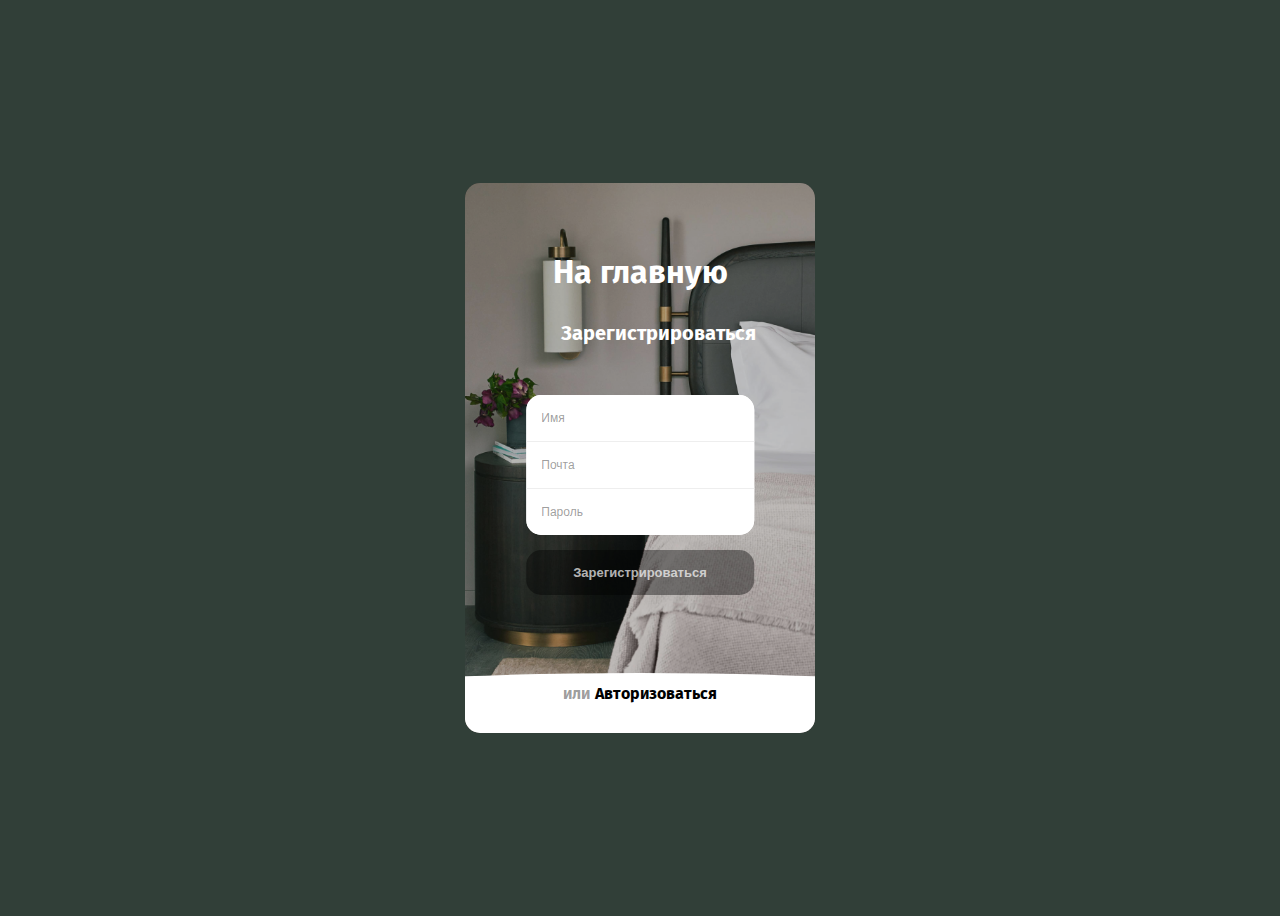
<file: reg-avt.html>
<!doctype html>
<html lang="en">
<head>
   <meta charset="UTF-8">
   <meta name="viewport"
         content="width=device-width, user-scalable=no, initial-scale=1.0, maximum-scale=1.0, minimum-scale=1.0">
   <meta http-equiv="X-UA-Compatible" content="ie=edge">
   <title>Личный кабинет</title>
   <link rel="stylesheet" href="css/reg-avt.css">
</head>
<body>
<div class="form-structor">
   <div class="signup">
      <h1 class="home"><a href="index.html">На главную</a></h1>
      <h2 class="form-title" id="signup"><span>или</span>Зарегистрироваться</h2>
      <div class="form-holder">
         <input type="text" class="input" placeholder="Имя" />
         <input type="email" class="input" placeholder="Почта" />
         <input type="password" class="input" placeholder="Пароль" />
      </div>
      <button class="submit-btn">Зарегистрироваться</button>
   </div>
   <div class="login slide-up">
      <div class="center">
         <h2 class="form-title" id="login"><span>или</span>Авторизоваться</h2>
         <div class="form-holder">
            <input type="email" class="input" placeholder="Почта" />
            <input type="password" class="input" placeholder="Пароль" />
         </div>
         <button class="submit-btn">Авторизоваться</button>
      </div>
   </div>
</div>
</body>
</html>
<script src="avt-reg.js"></script>
</file>
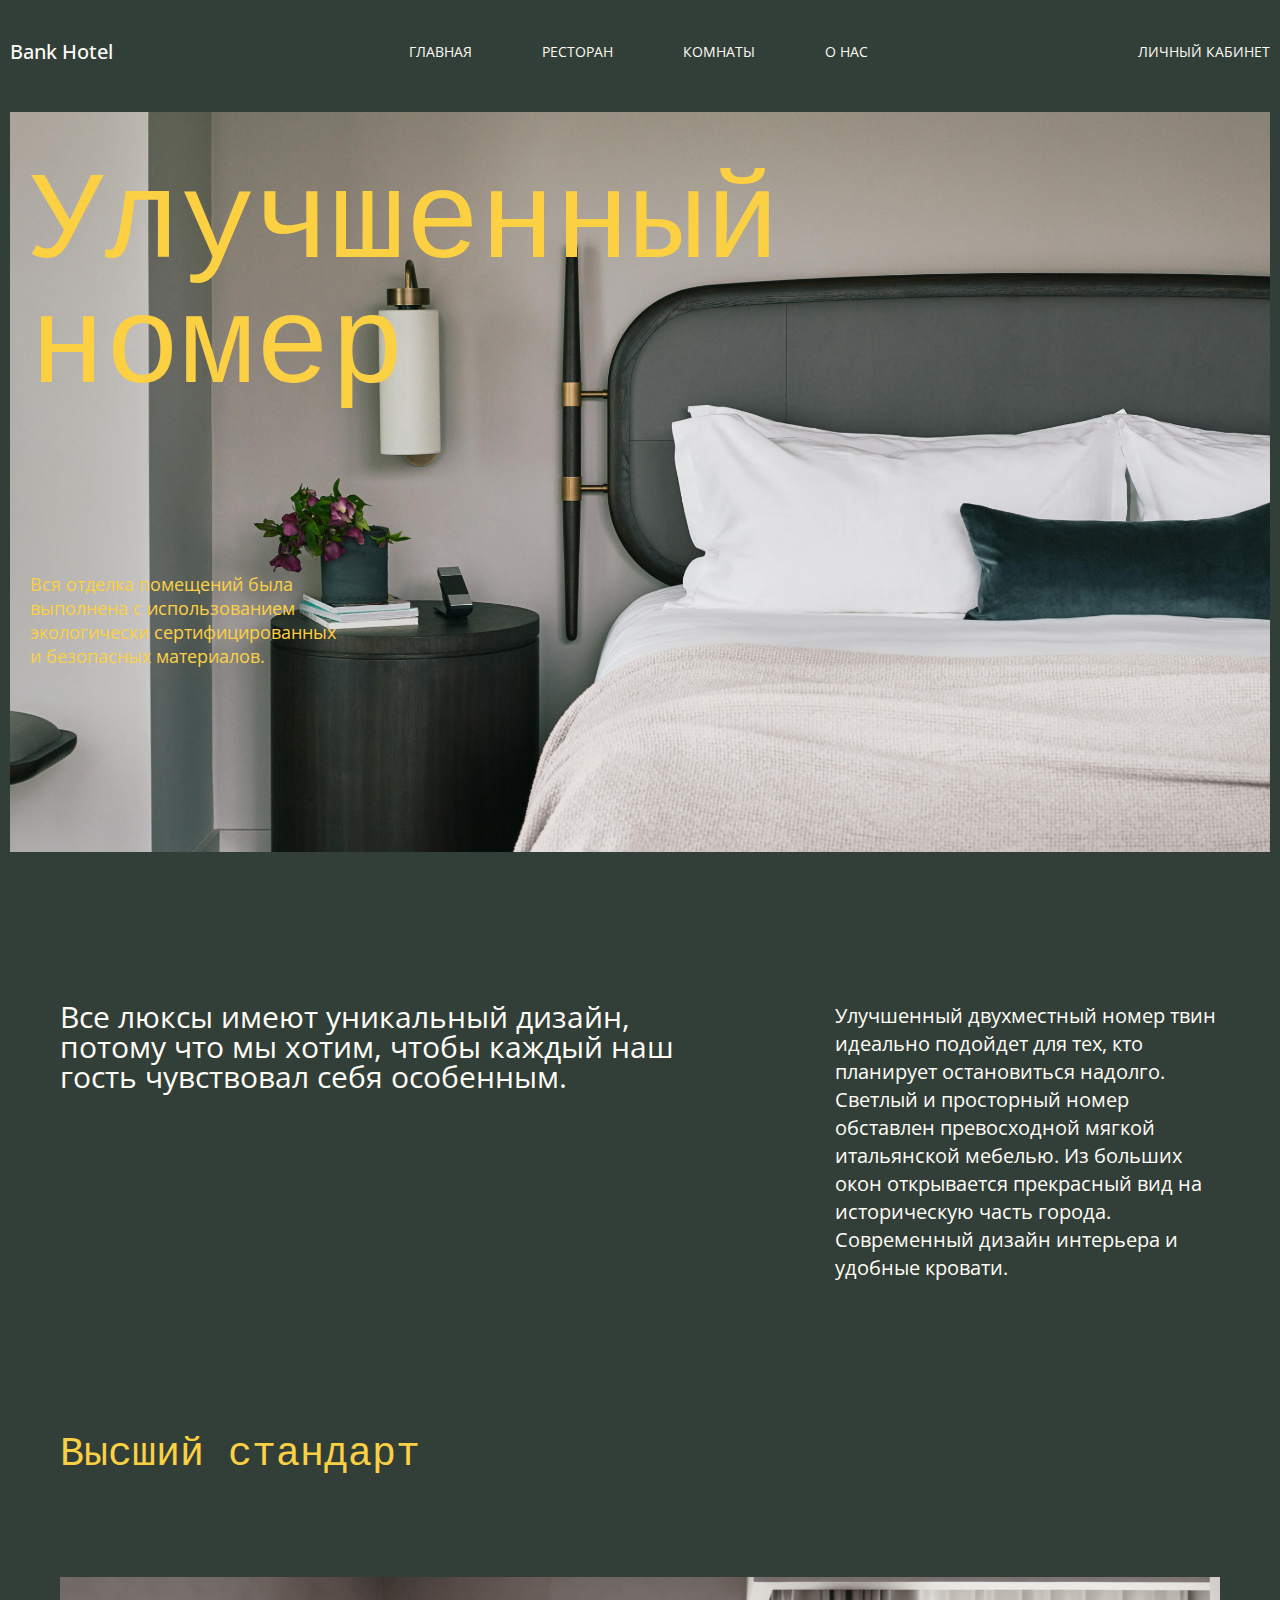
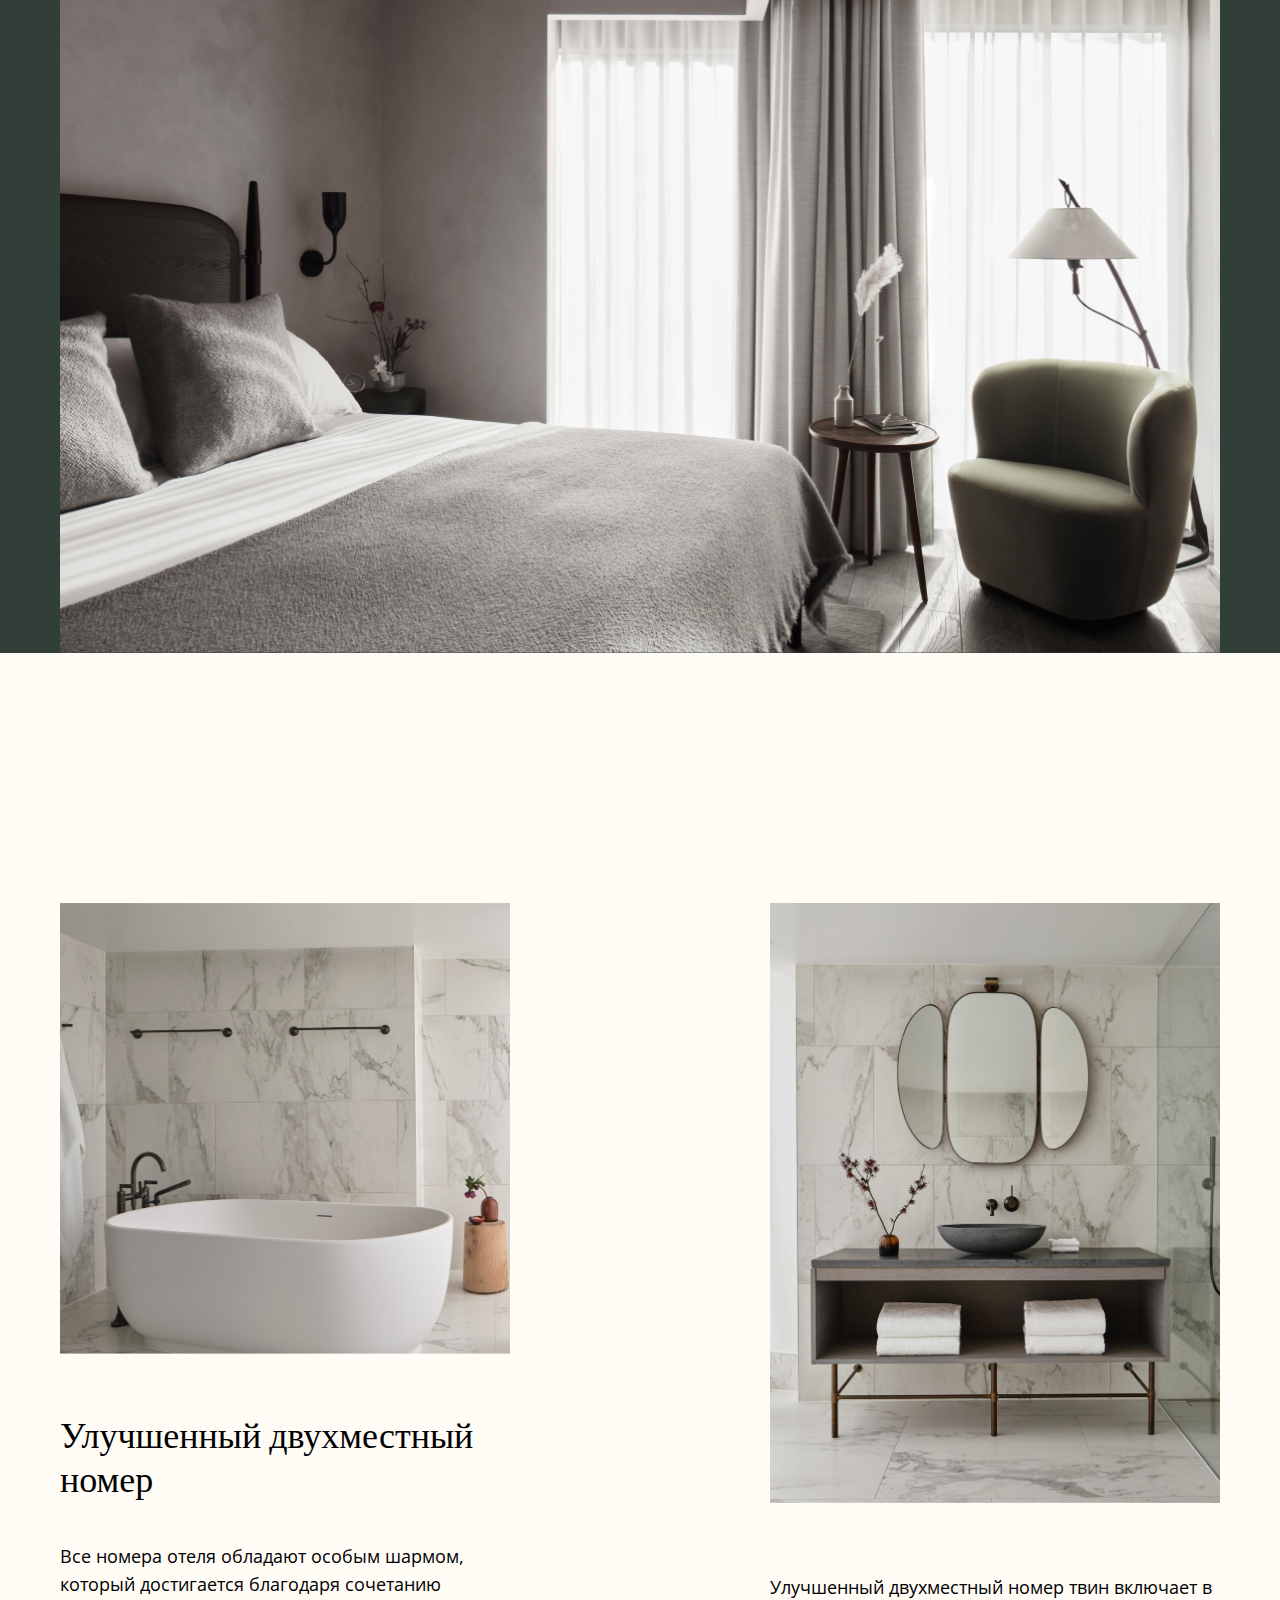
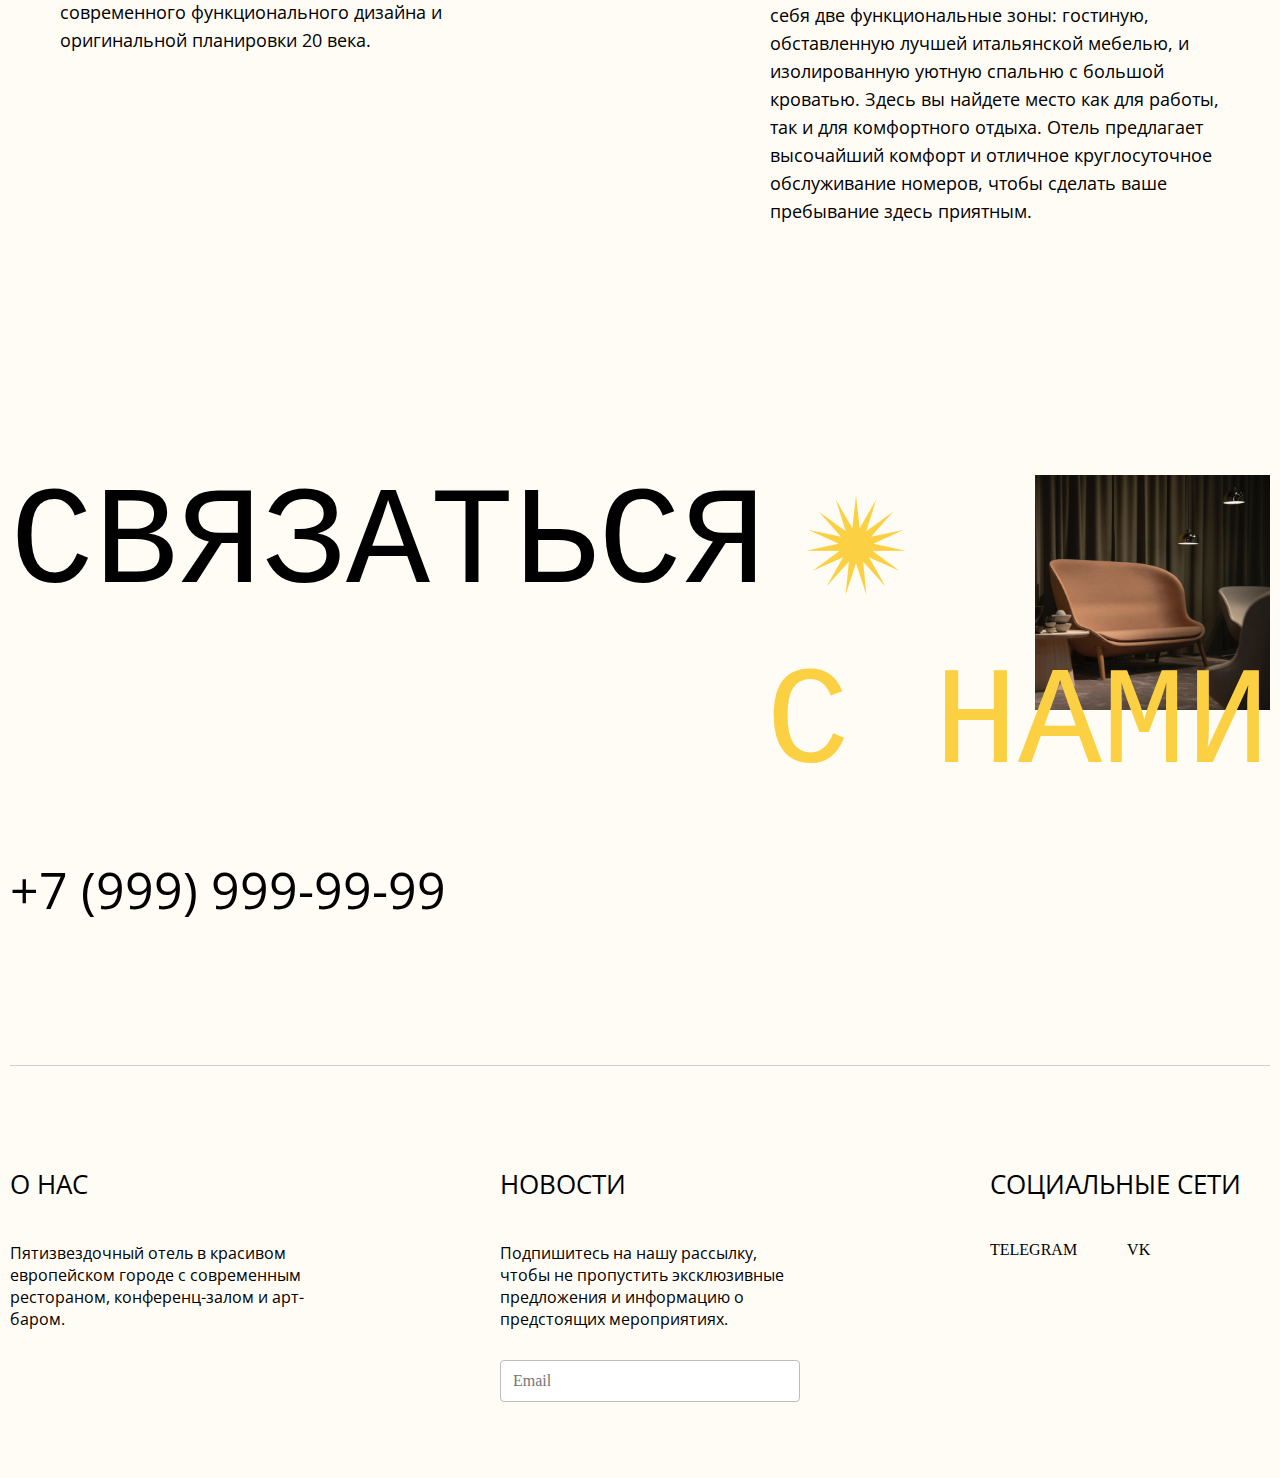
<file: room.html>
<!DOCTYPE html>
<html lang="en">
<head>
   <meta charset="UTF-8">
   <meta name="viewport" content="width=device-width, initial-scale=1.0"/>
   <title>Комнаты</title>
   <link
       href="https://fonts.googleapis.com/css?family=Open+Sans:300,regular,500,600,700,800,300italic,italic,500italic,600italic,700italic,800italic"
       rel="stylesheet"
   />
   <link rel="stylesheet" href="css/home_css/1wrapper.css"/>
   <link rel="stylesheet" href="css/home_css/4wrapper.css"/>
   <link rel="stylesheet" href="css/room_css/room-1-wrapper.css">
   <link rel="stylesheet" href="css/home_css/mediazapros.css"/>
   <link rel="stylesheet" href="css/room_css/media_room.css">

</head>
<body>
<div class="wrapper">
   <header class="header">
      <div class="header_container _container">
         <a href="" class="header_logo"> Bank Hotel </a>

         <nav class="menu">
            <ul class="menu_list">
               <li class="menu_item">
                  <a href="index.html" class="menu_link">ГЛАВНАЯ</a>
               </li>
               <li class="menu_item">
                  <a href="restoran.html" class="menu_link">РЕСТОРАН</a>
               </li>
               <li class="menu_item">
                  <a href="room.html" class="menu_link">КОМНАТЫ</a>
               </li>
               <li class="menu_item">
                  <a href="index.html#About" class="menu_link">О НАС</a>
               </li>
               <li class="menu_item">
                  <a href="reg-avt.html" class="menu_link">ЛИЧНЫЙ КАБИНЕТ</a>
               </li>
            </ul>
         </nav>
         <div class="header_burger">
            <span></span>
         </div>
      </div>
   </header>
   <main>
      <div class="main_block">
         <div class="main-block_container _container">
            <div class="main-block_body">
               <div class="block_room-img">
                  <img class="main_img_standart" src="photo/room/room_main%20img.png" alt="">
                  <h1 class="yellow">
                     Улучшенный
                     <p>номер</p>
                  </h1>
                  <span class="yellow">
                     Вся отделка помещений была выполнена с использованием экологически сертифицированных и безопасных материалов.
                  </span>
               </div>
               <div class="block_premium_standart">
                  <div class="standart-text">
                     <span class="text_big">
                        Все люксы имеют уникальный дизайн, потому что мы хотим, чтобы каждый наш гость чувствовал себя особенным.
                     </span>
                     <span class="text_small">
                        Улучшенный двухместный номер твин идеально подойдет для тех, кто планирует остановиться надолго. Светлый и просторный номер обставлен превосходной мягкой итальянской мебелью. Из больших окон открывается прекрасный вид на историческую часть города. Современный дизайн интерьера и удобные кровати.
                     </span>

                  </div>
                  <div class="block_img_standart">
                     <h1 class="yellow">
                        Высший стандарт
                     </h1>
                     <img class="standart_img" src="photo/room/Premier%20standart.png" alt="">
                  </div>
               </div>
            </div>
         </div>
      </div>
   </main>
</div>
<div class="White_backgraund_wrapper">
   <main>
      <div class="white_background _container">
         <div class="block_Superior_twin">
            <div class="left_imtText">
               <img class="left_img" src="photo/room/vanna.png" alt="">
               <h1>
                  Улучшенный двухместный номер
               </h1>
               <span>Все номера отеля обладают особым шармом, который достигается благодаря сочетанию современного функционального дизайна и оригинальной планировки 20 века.</span>
            </div>
            <div class="right_imtText">
               <img class="right_img" src="photo/room/zerkalo.png" alt="">
               <span>Улучшенный двухместный номер твин включает в себя две функциональные зоны: гостиную, обставленную лучшей итальянской мебелью, и изолированную уютную спальню с большой кроватью. Здесь вы найдете место как для работы, так и для комфортного отдыха. Отель предлагает высочайший комфорт и отличное круглосуточное обслуживание номеров, чтобы сделать ваше пребывание здесь приятным.</span>
            </div>
         </div>
         <div class="three_main-block">
            <div class="block_getin-touch">
               <div class="gitin_sun">
                  <span>СВЯЗАТЬСЯ</span>
                  <img src="photo/home/ugol.png" alt=""/>
               </div>
               <div class="touch">
                  <span class="yellow">С НАМИ</span>
               </div>
               <img
                   class="img_getin-touch"
                   src="photo/home/getin-touxh.png"
                   alt=""
               />
               <div class="telefon">
                  <span>+7 (999) 999-99-99</span>
               </div>
            </div>
         </div>
      </div>
   </main>
   <footer>
      <div class="footer_container _container">
         <div class="footer_block">
            <div class="footer_aboutus">
               <h3 class="h3">О НАС</h3>
               <h3 class="h3_a"><a href="index.html#About">О НАС</a></h3>
               <span class="span"
               >Пятизвездочный отель в красивом европейском городе с
                        современным рестораном, конференц-залом и
                        арт-баром.</span
               >
            </div>
            <div class="footer_news">
               <h3 class="h3">НОВОСТИ</h3>
               <h3 class="h3_a"><a href="#">НОВОСТИ</a></h3>
               <span class="span"
               >Подпишитесь на нашу рассылку, чтобы не пропустить
                        эксклюзивные предложения и информацию о предстоящих
                        мероприятиях.</span
               >
               <div class="text-field text-field_floating-2">
                  <input
                      class="text-field__input"
                      type="email"
                      id="email"
                      name="email"
                      placeholder="alexander@itchief.ru"
                  />
                  <label class="text-field__label" for="email">Email</label>
               </div>
            </div>
            <div class="footer_social">
               <h3 class="h3">СОЦИАЛЬНЫЕ СЕТИ</h3>
               <h3 class="h3_a"><a href="#">СОЦИАЛЬНЫЕ СЕТИ</a></h3>
               <div class="media">
                  <span><a href="#">TELEGRAM</a></span>
                  <span><a href="#">VK</a></span>
               </div>
            </div>
         </div>
      </div>
   </footer>
</div>
</body>
<script src="https://code.jquery.com/jquery-3.5.0.slim.min.js"></script>
<script src="script.js"></script>
</html>
</file>
<file: css/reg-avt.css>
@import url("https://fonts.googleapis.com/css?family=Fira+Sans");

html,body {
   position: relative;
   min-height: 100vh;
   background-color: #313f38;
   display: flex;
   align-items: center;
   justify-content: center;
   font-family: "Fira Sans", Helvetica, Arial, sans-serif;
   -webkit-font-smoothing: antialiased;
   -moz-osx-font-smoothing: grayscale;
}

.form-structor {
   background-color: #222;
   border-radius: 15px;
   height: 550px;
   width: 350px;
   position: relative;
   overflow: hidden;

   &::after {
      content: '';
      opacity: .8;
      position: absolute;
      top: 0;right:0;bottom:0;left:0;
      background-repeat: no-repeat;
      background-position: left bottom;
      background-size: 500px;
      background-image: url('../photo/home/BackRoom.png');
   }

   .signup {
      position: absolute;
      height: 410px;
      top: 50%;
      left: 50%;
      -webkit-transform: translate(-50%, -50%);
      width: 65%;
      z-index: 5;
      -webkit-transition: all .3s ease;


      &.slide-up {
         top: 2%;
         -webkit-transform: translate(-50%, 0%);
         -webkit-transition: all .3s ease;
      }

      &.slide-up .form-holder,
      &.slide-up .submit-btn {
         opacity: 0;
         visibility: hidden;
      }

      &.slide-up .form-title {
         font-size: 1em;
         cursor: pointer;
      }

      &.slide-up .form-title span {
         margin-right: 5px;
         opacity: 1;
         visibility: visible;
         -webkit-transition: all .3s ease;
      }

      .form-title {
         color: #fff;
         font-size: 20px;
         text-align: center;

         span {
            color: rgba(0,0,0,0.4);
            opacity: 0;
            visibility: hidden;
            -webkit-transition: all .3s ease;
         }
      }

      .form-holder {
         border-radius: 15px;
         background-color: #fff;
         overflow: hidden;
         margin-top: 50px;
         opacity: 1;
         visibility: visible;
         -webkit-transition: all .3s ease;

         .input {
            border: 0;
            outline: none;
            box-shadow: none;
            display: block;
            height: 30px;
            line-height: 30px;
            padding: 8px 15px;
            border-bottom: 1px solid #eee;
            width: 100%;
            font-size: 12px;

            &:last-child {
               border-bottom: 0;
            }
            &::-webkit-input-placeholder {
               color: rgba(0,0,0,0.4);
            }
         }
      }

      .submit-btn {
         background-color: rgba(0,0,0,0.4);
         color: rgba(256,256,256,0.7);
         border:0;
         border-radius: 15px;
         display: block;
         margin: 15px auto;
         padding: 15px 45px;
         width: 100%;
         font-size: 13px;
         font-weight: bold;
         cursor: pointer;
         opacity: 1;
         visibility: visible;
         -webkit-transition: all .3s ease;

         &:hover {
            transition: all .3s ease;
            background-color: rgba(0,0,0,0.8);
         }
      }
   }

   .login {
      position: absolute;
      top: 20%;
      left: 0;
      right: 0;
      bottom: 0;
      background-color: #fff;
      z-index: 5;
      -webkit-transition: all .3s ease;

      &::before {
         content: '';
         position: absolute;
         left: 50%;
         top: -5px;
         -webkit-transform: translate(-50%, 0);
         background-color: #fff;
         width: 200%;
         height: 50px;
         border-radius: 50%;
         z-index: 4;
         -webkit-transition: all .3s ease;
      }

      .center {
         position: absolute;
         top: calc(50% - 10%);
         left: 50%;
         -webkit-transform: translate(-50%, -50%);
         width: 65%;
         z-index: 5;
         -webkit-transition: all .3s ease;

         .form-title {
            color: #000;
            font-size: 20px;
            text-align: center;

            span {
               color: rgba(0,0,0,0.4);
               opacity: 0;
               visibility: hidden;
               -webkit-transition: all .3s ease;
            }
         }

         .form-holder {
            border-radius: 15px;
            background-color: #fff;
            border: 1px solid #eee;
            overflow: hidden;
            margin-top: 50px;
            opacity: 1;
            visibility: visible;
            -webkit-transition: all .3s ease;

            .input {
               border: 0;
               outline: none;
               box-shadow: none;
               display: block;
               height: 30px;
               line-height: 30px;
               padding: 8px 15px;
               border-bottom: 1px solid #eee;
               width: 100%;
               font-size: 12px;

               &:last-child {
                  border-bottom: 0;
               }
               &::-webkit-input-placeholder {
                  color: rgba(0,0,0,0.4);
               }
            }
         }

         .submit-btn {
            background-color: #1b3b36;
            color: rgba(256,256,256,0.7);
            border:0;
            border-radius: 15px;
            display: block;
            margin: 15px auto;
            padding: 15px 45px;
            width: 100%;
            font-size: 13px;
            font-weight: bold;
            cursor: pointer;
            opacity: 1;
            visibility: visible;
            -webkit-transition: all .3s ease;

            &:hover {
               transition: all .3s ease;
               background-color: rgba(0,0,0,0.8);
            }
         }
      }

      &.slide-up {
         top: 90%;
         -webkit-transition: all .3s ease;
      }

      &.slide-up .center {
         top: 10%;
         -webkit-transform: translate(-50%, 0%);
         -webkit-transition: all .3s ease;
      }

      &.slide-up .form-holder,
      &.slide-up .submit-btn {
         opacity: 0;
         visibility: hidden;
         -webkit-transition: all .3s ease;
      }

      &.slide-up .form-title {
         font-size: 1em;
         margin: 0;
         padding: 0;
         cursor: pointer;
         -webkit-transition: all .3s ease;
      }

      &.slide-up .form-title span {
         margin-right: 5px;
         opacity: 1;
         visibility: visible;
         -webkit-transition: all .3s ease;

      }
   }
}
.home{
   margin: 0 0 30px 0;
   text-align: center;
   color: white;
}
.home a{
   text-decoration: inherit;
   color: inherit;
}
</file>
<file: css/home_css/1wrapper.css>
@font-face {
   font-family: Roman;
   src: url(/Font/helveticaneuelt_roman.ttf);
}
@font-face {
   font-family: miracle;
   src: url("/Font/Miracle Personal use.otf");
}
*,
*::before,
*::after {
   box-sizing: border-box;
   padding: 0;
   margin: 0;
   border: none;
}
a,
a:link,
a:visited {
   text-decoration: none;
}
a:hover {
   text-decoration: none;
}
h1,
h2,
h3,
h4,
h5,
h6,
p {
   font-size: inherit;
   font-weight: inherit;
}

ul,
ol,
li {
   list-style: none;
}

img {
   vertical-align: top;
}

img,
svg {
   max-width: 100%;
   height: auto;
}
body,
html {
   height: 100%;
   line-height: 1;
   font-size: 16px;
   color: rgb(0, 0, 0);
}
.wrapper {
   min-height: 100%;
   overflow: hidden;
   background-color: #313f38;
}
._container {
   max-width: 1400px;
   margin: 0 auto;
   padding: 0 10px;
   box-sizing: content-box;
}
.White_backgraund_wrapper {
   overflow: hidden;
   background-color: #fffcf6;
   min-height: 20%;
}

/* --------------------Header----------------------*/
.header {
   position: absolute;
   width: 100%;
   left: 0;
   top: 40px;
   z-index: 50;
}
.header_container {
   display: flex;
   min-height: 24px;
   align-items: center;
   justify-content: space-between;
}
.header_logo {
   font-size: 20px;
   font-family: Open Sans, sans-serif;
   font-weight: 500;
   color: #fffcf6;
   z-index: 5;
}
.menu {
}
.menu_list {
   display: flex;
}
.menu_item {
}
.menu_item:not(:last-child) {
   margin: 0 70px 0 0;
}
.menu_item:last-child {
   margin: 0 0 0 200px;
}
.menu_link {
   color: #fffcf6;
   font-size: 14px;
   font-family: Open Sans, sans-serif;
   line-height: 20px;
}
.regist_link {
   color: #fffcf6;
   font-family: Open sans, sans-serif;
   font-size: 14px;
}
.header_burger {
   display: none;
}
/* ---------main */
main {
   flex: 1 1 auto;
}
.main-block_body {
   padding: 112px 0 0 0;
}
.Present_BankHotel {
}
.text_bankhotel {
   display: flex;
   justify-content: space-between;
}
.BankHotel {
   font-family: miracle, serif;
   font-size: 170px;
   width: 755px;
}
.white {
   color: #fffcf6;
}
.yellow {
   color: #fcd043;
}
.Since {
   display: flex;
   width: 200px;
   height: 70px;
   align-items: center;
   color: #fffcf6;
   border-style: solid;
   border-radius: 99px;
   border-color: #fffcf6;
   border-width: 1px;
   font-size: 22px;
   font-family: Roman, serif;
   margin: 10px 80px 0 0;
}
.svg {
   margin: 0 25px 0 30px;
}
.text {
   display: flex;
   justify-content: space-between;
   margin-bottom: 60px;
}
.text_roooms {
   font-family: "Open Sans", sans-serif;
   font-size: 18px;
   color: #fcd043;
   align-self: center;
}
.OB-bankhotel {
   color: #fffcf6;
   width: 350px;
   font-size: 16px;
   font-family: Open sans, serif;
   line-height: 26px;
}
.none_img{
   display: none;
}
.About {
   width: 100%;
   min-height: 900px;
   position: relative;
   margin: 50px 0 120px 0;
}
.ellipse {
   position: absolute;
   right: 336px;
   top: 10px;
   z-index: 0;
}
.vectorGorizont {
   position: absolute;
   top: 0;
   right: 0;
}
.vectorVertical {
   position: absolute;
   top: 10px;
   right: 335px;
}
.img_about {
   max-width: 240px;
   position: absolute;
   top: 100px;
   right: 0;
}
.aboutText_Sun {
   width: 115px;
   position: absolute;
   right: 200px;
   top: 30px;
}
.img_about_Big {
   max-width: 455px;
   position: absolute;
   top: 135px;
   left: 0;
   z-index: 2;
}
.Text {
   display: flex;
}
.about_Text {
   display: block;
   font-family: miracle, serif;
   font-size: 125px;
   width: 340px;
   height: 240px;
   z-index: 50;
   margin: 185px 0 0 500px;
}
.hiqhQuality {
   display: block;
   width: 430px;
   margin: 100px 0 0 600px;
   font-size: 18px;
   font-family: Open sans, sans-serif;
   color: #fffcf6;
   line-height: 28px;
}
.hiqhQuality h1 {
   font-size: 36px;
   font-family: Open sans, sans-serif;
   color: #fffcf6;
   padding: 0 0 40px 0;
}
</file>
<file: css/home_css/4wrapper.css>
.three_main-block {
}

.block_getin-touch {
    margin: 250px 0 0 0;
    position: relative;
}

.gitin_sun {
    display: flex;
    align-items: center;
    flex-wrap: wrap;
    max-width: 960px;
    margin: 0 0 40px 0;
}

.gitin_sun > span {
    font-size: 140px;
    line-height: 140px;
    font-family: "Courier New", Courier, monospace;
    margin-right: 40px;
}

.gitin_sun > img {
    width: 100px;
    height: 100px;
}

.touch {
    position: relative;
    display: flex;
    font-size: 140px;
    font-family: "Courier New", Courier, monospace;
    line-height: 140px;
    justify-content: end;
    z-index: 3;
}

.img_getin-touch {
    width: 235px;
    position: absolute;
    top: 0;
    right: 0;
    z-index: 1;
}

.telefon {
    margin: 70px 0 150px 0;

}

.telefon > span {
    font-size: 50px;
    line-height: 50px;
    font-family: "Open Sans", serif;
}

.footer_block {
    border-top: #cecfc8 1px solid;
    padding: 100px 0 60px 0;
    display: flex;
}

.footer_block div:not(:last-child) {
    margin: 0 190px 0 0;
}

.footer_aboutus {
    max-width: 300px;
}

.h3 {
    font-size: 26px;
    font-family: "Open Sans", serif;
    line-height: normal;
    margin: 0 0 40px 0;
}
.h3_a{
    display: none;
    font-size: 26px;
    font-family: "Open Sans", serif;
    line-height: normal;
    margin: 0 0 40px 0;
}

.span {
    font-size: 16px;
    font-family: "Open Sans", serif;
    line-height: normal;
}

.footer_news {
    max-width: 300px;
}

.text-field {
    margin: 30px 0 0 0;
}

.footer_social {
}

.media {
    display: flex;
}

.media span a {
    display: flex;
    color: inherit;
}

.media span:not(:last-child) {
    margin: 0 50px 0 0;

}

.text-field {
    margin-bottom: 1rem;
}

.text-field__label {
    display: block;
    margin-bottom: 0.25rem;
}

.text-field__input {
    display: block;
    width: 100%;
    height: calc(2.25rem + 2px);
    padding: 0.375rem 0.75rem;
    font-family: inherit;
    font-size: 1rem;
    font-weight: 400;
    line-height: 1.5;
    color: #212529;
    background-color: #fff;
    background-clip: padding-box;
    border: 1px solid #bdbdbd;
    border-radius: 0.25rem;
    transition: border-color 0.15s ease-in-out, box-shadow 0.15s ease-in-out;
    -webkit-appearance: none;
    -moz-appearance: none;
    appearance: none;
}

.text-field__input[type="search"]::-webkit-search-decoration,
.text-field__input[type="search"]::-webkit-search-cancel-button,
.text-field__input[type="search"]::-webkit-search-results-button,
.text-field__input[type="search"]::-webkit-search-results-decoration {
    -webkit-appearance: none;
}

.text-field__input::placeholder {
    color: #212529;
    opacity: 0.4;
}

.text-field__input:focus {
    color: #212529;
    background-color: #fff;
    border-color: #bdbdbd;
    outline: 0;
    box-shadow: 0 0 0 0.2rem rgba(158, 158, 158, 0.25);
}

.text-field__input:disabled,
.text-field__input[readonly] {
    background-color: #f5f5f5;
    opacity: 1;
}

/* with floating label */
.text-field_floating-2 {
    position: relative;
}

.text-field_floating-2 .text-field__input {
    height: calc(2.5rem + 2px);
    padding: 0.5rem 0.75rem;
}

.text-field_floating-2 .text-field__label {
    position: absolute;
    top: 50%;
    left: 0.3125rem;
    display: flex;
    transform: translateY(-50%);
    pointer-events: none;
    border: none;
    background-color: #fff;
    color: #757575;
    padding-left: 0.5rem;
    padding-right: 0.5rem;
    transition: top 0.1s ease-in-out, scale 0.1s ease-in-out;
}

.text-field_floating-2 .text-field__input::-moz-placeholder {
    color: transparent;
}

.text-field_floating-2 .text-field__input::placeholder {
    color: transparent;
}

.text-field_floating-2 .text-field__input:focus ~ .text-field__label,
.text-field_floating-2
.text-field__input:not(:placeholder-shown)
~ .text-field__label {
    top: 0;
    transform: translateY(-50%) scale(0.75);
}
</file>
<file: css/room_css/room-1-wrapper.css>
.main-block_body {
}
.main_img_standart{
   position: absolute;
   top: 0;
   left: 0;
   object-position: min(60%);
   object-fit: cover;
  height: 420px;
   width: 100%;
   z-index: 1;
   display: none;
}
.block_room-img {
   background-image: url("/photo/room/room_main img.png");
   width: 100%;
   height: 740px;
   background-size: cover;
   background-position: bottom;
   padding: 0 0 0 20px;
   margin: 0 0 150px 0;
}

.block_room-img h1 {
   position: relative;
   z-index: 3;
   font-size: 125px;
   line-height: 125px;
   font-family: "Courier New", Courier, monospace;
   padding: 50px 0 0 0;
}

.block_room-img > span {
   position: relative;
   z-index: 3;
   display: block;
   width: 320px;
   font-family: "Open Sans", sans-serif;
   font-size: 18px;
   line-height: normal;
   margin: 160px 0 0 0;
}

.block_premium_standart {
   padding: 0 50px 0 50px;
}

.standart-text {
   display: flex;
   justify-content: space-between;
   color: #fffcf6;
   margin: 0 0 150px 0;
}

.text_big {
   width: 630px;
   font-size: 30px;
   line-height: 30px;
   font-family: Open sans, sans-serif;
   margin: 0 20px 0 0;
}

.text_small {
   width: 385px;
   font-size: 20px;
   line-height: 28px;
   font-family: Open sans, sans-serif;
}


.block_img_standart {
}

.block_img_standart h1 {
   font-family: "Courier New", Courier, monospace;
   font-size: 40px;
   line-height: normal;
   margin: 0 0 100px 0;
}

.standart_img {
}


.block_Superior_twin {
   display: flex;
   justify-content: space-between;
   margin: 250px 0 0 0;
   padding: 0 50px 0 50px;
   gap: 70px;
}


.left_imtText {
   width: 450px;
}

.left_img {
   width: 450px;
}

.left_imtText h1 {
   font-family: miracle;
   font-size: 36px;
   line-height: normal;
   margin: 60px 0 40px 0;
}

.left_imtText span {
   width: 350px;
   font-size: 18px;
   line-height: 28px;
   font-family: Open sans, sans-serif;
}

.right_imtText {
   width: 450px;
}
.right_imtText span{
   font-family: Open sans, sans-serif;
   font-size: 18px;
   line-height: 28px;
}

.right_img {
   width: 450px;
   margin: 0 0 70px 0;
}

.block_getin-touch {
}
</file>
<file: css/home_css/mediazapros.css>
/*---нижняя часть c footer*/
@media screen and (max-width: 1024px) and (min-width: 768px) {
   .gitin_sun {
      margin: 0;
   }

   .block_getin-touch {
      margin: 200px 0 0 0;
      position: relative;
   }

   .gitin_sun > span {
      font-size: 95px;
      line-height: 95px;
   }

   .touch {
      font-size: 95px;
      line-height: 95px;
   }

   .img_getin-touch {
      width: 200px;
   }

   .telefon > span {
      font-size: 38px;
      line-height: normal;
   }

   .h3 {
      font-size: 18px;
      line-height: normal;
      margin: 0 0 20px 0;
   }

   .span {
      font-size: 13px;
      line-height: 23px;
   }

   .media {
      display: block;
   }

   .footer_block div:not(:last-child) {
      margin: 0 100px 0 0;
   }

   .footer_block {
      margin: 0 10px 0 10px;
   }
}

@media screen and (max-width: 767px) {
   .block_getin-touch {
      margin: 100px 0 0 0;
      position: relative;
   }

   .gitin_sun > span {
      font-size: 60px;
      line-height: 60px;
      margin-right: 0;
   }

   .gitin_sun > img {
      width: 30px;
      height: 30px;
   }

   .gitin_sun {
      margin: 0;
   }

   .touch {
      font-size: 50px;
      line-height: 50px;
   }

   .img_getin-touch {
      width: 150px;
      top: 50px;
   }

   .telefon {
      margin: 100px 0 40px 0;
   }

   .telefon > span {
      font-size: 30px;
      line-height: 30px;
   }

   .span {
      display: none;
   }

   .media {
      display: none;
   }

   .footer_aboutus {
      width: 50px;
      max-width: none;
   }

   .footer_block div:not(:last-child) {
      margin: 0 40px 0 0;
   }

   .footer_block {
      padding: 50px 0 30px 0;
      display: flex;
      justify-content: center;
   }

   .text-field {
      display: none;
   }

   .h3 {
      display: none;
   }

   .h3_a {
      display: block;
      font-size: 15px;
      line-height: normal;
      margin: 0 0 20px 0;
   }

   .h3_a a {
      color: inherit;
   }
}

/*------apartament*/
@media screen and (max-width: 1024px) and (min-width: 768px) {
   .Text_block_Best-Apartments h1 {
      font-size: 100px;
      font-weight: 400;
      line-height: 80px;
      text-align: left;
      margin: 50px 0 0 0;
   }

   .Text_block_Best-Apartments span {
      font-size: 16px;
      font-weight: 400;
      line-height: 22px;
      text-align: left;
   }

   .block_img_Best-Apartments {
      margin: 0 0 220px 0;
   }

   .h1-img img {
      width: 70px;
   }

   .h1-img h1 {
      font-size: 100px;
      font-weight: 400;
      line-height: 80px;
      text-align: center;
      padding: 30px 0 0 0;
   }
}

@media screen and (max-width: 767px) {
   .img_Best-Apartments {
      display: none;

   }

   .block_img_Best-Apartments {
      height: 900px;
      background-image: url("/photo/home/mobile_apartmens.png");
      background-size: cover;
      background-position: bottom;
      margin: 0 0 65px 0;
   }

   .Text_block_Best-Apartments {
      width: 100%;
      display: flex;
      flex-wrap: wrap;
      align-content: space-between;
      justify-content: flex-end;
   }

   .Text_block_Best-Apartments h1 {
      font-size: 50px;
      line-height: 50px;
      width: 100%;
   }

   .Text_block_Best-Apartments span {
      font-size: 16px;
      line-height: normal;
      margin: 0 0 70px 0;
      width: 330px;
   }

   .h1-img h1 {
      text-align: center;
      font-size: 60px;
      line-height: 60px;
      padding: 20px 0 0 0;

   }

   .h1-img img {
      width: 70px;
   }

   .block_img_left, .block_img_right {
      display: none;
   }

   .Text_our-gallery {
      font-size: 13px;
      line-height: 23px;
      width: 360px;
   }

   .block_text-img {
      justify-content: center;
   }

   .block_img_gitleft {
      display: none;
   }

   .main_img, .left_img-noproz, .right_img-noproz, .bathroom_proz {
      display: block;
   }

   .block_Git_img-Text {
      position: relative;

   }

   .img_gallery {
      position: relative;
      display: flex;
      justify-content: center;
      flex-wrap: wrap;
      margin: 0 0 50px 0;
   }

   .git_imt-text {
      position: absolute;
      right: 0;
      top: 90px;
      width: 200px;
      opacity: 10%;
   }

   .main_img {
      width: 200px;
      margin: 200px 0 50px 0;
      position: relative;
      z-index: 50;
   }

   .block_Git_img-Text {
      width: 100%;
   }

   .left_img-noproz {
      width: 150px;
      position: absolute;
      left: 0;
      top: 76px;
   }

   .right_img-noproz {
      width: 150px;
      position: absolute;
      top: 0;
      right: 0;
   }

   .bathroom_proz {
      width: 200px;
      position: absolute;
      bottom: 0;
      left: 0;
   }

   .block_text-img {
      margin: 0 0 50px 0;
   }

   .block_backHotel_img {
      display: none;
   }

   .block_Git_img-Text {
      margin: 0 0 100px 0;
   }

   .figure_text img {
      width: 36px;
   }

   .figure_text > span {
      font-size: 14px;
   }

   .figure_text {
      width: 400px;
   }
}

/*--- все до apartament*/
@media screen and (max-width: 767px) {
   .Rooms_Apartments {
      display: block;
      margin: 100px 0 50px 0;
   }

   .kj {
      display: none;
   }

   .none_h1 {
      display: block;
      font-family: "Courier New", Courier, monospace;
      font-size: 54px;
      font-weight: 400;
      line-height: 54px;
      text-align: left;
      margin: 0 0 50px 0;
   }

   .Rooms_Apartments div {
      width: 100%;
   }

   .Rooms_Apartments div > span {
      position: relative;
      font-family:"Open Sans", sans-serif;
      font-size: 12px;
      font-weight: 400;
      line-height: 14px;
      text-align: left;
   }

   .Since_BackRoom,
   .BackRoom_img_small {
      display: none;
   }

   .BackRoom_imgText {
      display: flex;
      flex-wrap: wrap-reverse;
   }

   .BackRoom_img {
      width: 100%;
   }

   .Block_Text_backRoom {
      width: 100%;
   }

   .text {
      display: block;
   }

   .OB-bankhotel {
      position: relative;
   }

   .LK {
      display: none;
   }

   .none_img {
      display: block;
      width: 100%;
   }

   .BankHotel {
      font-size: 80px;
   }

   .Since {
      display: none;
   }

   .Present_BankHotel {
      text-align: center;
   }

   .text_bankhotel {
      margin: 0 0 24px 0;
   }

   .text_roooms {
      font-size: 14px;
      margin: 0 0 48px 0;
   }

   .OB-bankhotel {
      font-size: 14px;
   }

   .about_Text {
      margin: 50px 0 0 0;
      font-size: 100px;
      line-height: 100px;
      width: 160px;
      height: 190px;
   }

   .aboutText_Sun,
   .img_about {
      display: none;
   }

   .img_about_Big {
      display: block;
      position: relative;
      margin: 70px 0 70px 0;
      top: 0;
      left: 0;
      max-width: 100%;
      height: auto;
   }

   .hiqhQuality {
      margin: 0;
      width: 100%;
   }

   .hiqhQuality h1 {
      font-size: 30px;
      line-height: 30px;
   }

   .hiqhQuality p {
      font-size: 13px;
      line-height: 23px;
   }
}

@media screen and (max-width: 1024px) and (min-width: 768px) {
   .BackRoom_imgText {
      justify-content: end;
   }

   .Rooms_Apartments h1 {
      font-family: "Courier New", Courier, monospace;
      font-size: 100px;
      font-weight: 400;
      line-height: 80px;
   }

   .Rooms_Apartments div,
   .Since_BackRoom,
   .BackRoom_img_small {
      display: none;
   }

   .Text_Backroom {
   }

   .Text_Backroom h1 {
      font-family:"Open Sans", sans-serif;
      font-size: 36px;
      font-weight: 400;
      line-height: 44px;
      letter-spacing: 0.03em;
      text-align: left;
   }

   .Text_Backroom span {
      font-family: "Open Sans", sans-serif;
      font-size: 13px;
      font-weight: 400;
      line-height: 23px;
      text-align: left;
   }

   .BackRoom_img {
      width: 355px;
      height: min-content;
      margin: 0 0 0 80px;
   }

   .BankHotel {
      font-size: 120px;
      width: 550px;
   }

   .Since {
      display: none;
   }

   .OB-bankhotel {
      position: absolute;
      right: 0;
      top: 120px;
      width: 200px;
      font-size: 13px;
   }

   .text_roooms {
      font-size: 14px;
   }

   .img_about {
      width: 160px;
   }

   .about_Text {
      font-size: 100px;
      margin: 160px 0 0 365px;
      z-index: 3;
      width: 200px;
   }

   .hiqhQuality h1 {
      font-size: 28px;
   }

   .hiqhQuality {
      width: 250px;
      font-size: 13px;
      line-height: 23px;
      margin: 50px 0 0 490px;

      z-index: 50;
   }

   .img_about_Big {
      width: 360px;
   }

   .aboutText_Sun {
      right: 125px;
      top: 35px;
   }

   .vectorVertical svg {
      height: 830px;
   }

   .Text_our-gallery {
      font-size: 13px;
      font-weight: 400;
      line-height: 23px;
      text-align: center;
      width: 360px;
      margin: 0 100px 0 0;
   }

   .block_text-img {
      display: flex;
      justify-content: space-between;
   }

   .block_img_right {
      display: none;
   }

   .block_img_right img {
      width: 100%;
      height: 100%;
   }

   .block_Git_img-Text {
      width: 480px;
   }

   .block_img_gitleft {
      width: 130px;
      margin: 0 0 50px 0;
   }

   .block_img_left {
      width: 200px;
   }

   .figure_text > span {
      font-size: 16px;
   }

   .figure_text img {
      width: 36px;
   }

   .img_text {
      width: 250px;
   }

   .text_absolut {
      font-size: 60px;

      margin: 0 0 0 150px;
   }
}

/* ----------------header -------------*/
@media screen and (max-width: 767px) {
   .header_burger {
      display: block;
      position: relative;
      width: 30px;
      height: 20px;
   }

   .header_burger span {
      content: "";
      position: absolute;
      background-color: white;
      left: 0;
      width: 100%;
      height: 2px;
      top: 9px;
      transition: all 0.3s ease 0s;
   }

   .header_burger::before,
   .header_burger::after {
      content: "";
      background-color: white;
      position: absolute;
      width: 100%;
      height: 2px;
      left: 0;
      transition: all 0.3s ease 0s;
   }

   .header_burger::before {
      top: 0;
   }

   .header_burger::after {
      bottom: 0;
   }

   .menu {
      position: fixed;
      top: -100%;
      left: 0;
      width: 100%;
      height: 100%;
      background-color: #313f38;
      padding: 130px 10px 20px 10px;
      transition: all 0.3s ease 0s;
      overflow: auto;
   }

   .menu.active {
      top: 0;
   }

   .menu_link {
      font-size: 30px;
   }

   .header_logo {
      font-size: 16px;
   }

   .menu_item:last-child {
      margin: 0;
   }

   .menu_list {
      display: block;
   }

   .menu_item:not(:last-child) {
      margin: 0 0 50px 0;
   }

   .header_burger.active::before {
      transform: rotate(45deg);
      top: 9px;
   }

   .header_burger.active::after {
      transform: rotate(-45deg);
      bottom: 9px;
   }

   .header_burger.active span {
      transform: scale(0);
   }

   body.lock {
      overflow: hidden;
   }
}

@media screen and (max-width: 1024px) and (min-width: 768px) {
   .menu_item:not(:last-child) {
      margin: 0 35px 0 0;
   }

   .menu_item:last-child {
      margin: 0 0 0 40px;
   }
}
</file>
<file: css/room_css/media_room.css>
/*------------room----*/
@media screen and (max-width: 1024px) and (min-width: 768px) {
   .block_premium_standart {
      padding: 0;
   }

   .block_room-img {
      height: 700px;
   }

   .block_room-img h1 {
      font-size: 100px;
      line-height: 100px;
   }

   .block_room-img > span {
      font-size: 14px;
      width: 290px;
   }

   .standart-text {
      display: block;

   }

   .text_big {
      display: block;
      width: 600px;
      font-size: 30px;
      line-height: 30px;
   }

   .text_small {
      display: block;
      margin: 100px 0 0 auto;
   }

   .block_img_standart h1 {
      margin: 0 0 70px 0;
   }

   .block_Superior_twin {
      margin: 200px 0 0 0;
      padding: 0;
   }

   .left_imtText h1 {
      margin: 70px 0 20px 0;
   }

   .left_imtText {
      width: 350px;
   }

   .right_imtText {
      width: 350px;
   }

   .left_imtText span {
      display: block;
      width: 300px;
      font-size: 13px;
      line-height: 23px;
   }

   .right_imtText span {
      font-size: 13px;
      line-height: 23px;
   }

}
@media screen and (max-width: 767px) {
   .main_img_standart {
      display: block;
   }

   .block_room-img {
      background-image: none;
      padding: 0;
      height: 420px;
      margin: 0;
   }

   .block_room-img h1 {
      font-size: 60px;
      line-height: 60px;
      padding: 0;
   }

   .block_room-img > span {
      display: none;
   }

   .block_premium_standart {
      padding: 0;
   }

   .standart-text {
      display: block;
      justify-content: center;
      margin: 0 0 100px 0;
   }

   .text_big {
      width: auto;
      display: block;
      margin: 0 0 50px 0;
      font-size: 23px;
      line-height: 23px;
   }

   .text_small {
      font-size: 13px;
      line-height: 23px;
   }

   .block_img_standart h1 {
      font-size: 35px;
      line-height: normal;
      margin: 0 0 50px 0;
   }

   .standart_img {
      object-position: right;
      height: 425px;
      object-fit: cover;
   }

   .block_Superior_twin {
      margin: 70px 0 0 0;
      padding: 0;
      display: block;
   }

   .left_imtText {
      width: 100%;
   }

   .left_img {
      display: none;
   }

   .left_imtText h1 {
      margin: 70px 0 20px 0;
      font-size: 30px;
      line-height: 30px;
   }

   .left_imtText span {
      font-size: 13px;
      line-height: 23px;
   }

   .right_imtText {
      width: 100%;
   }

   .right_img {
      width: 100%;
      max-width: 400px;
      display: block;

      margin: 50px auto 50px auto;
   }

   .right_imtText span {
      display: block;
      font-size: 13px;
      line-height: 23px;
   }
}
</file>
